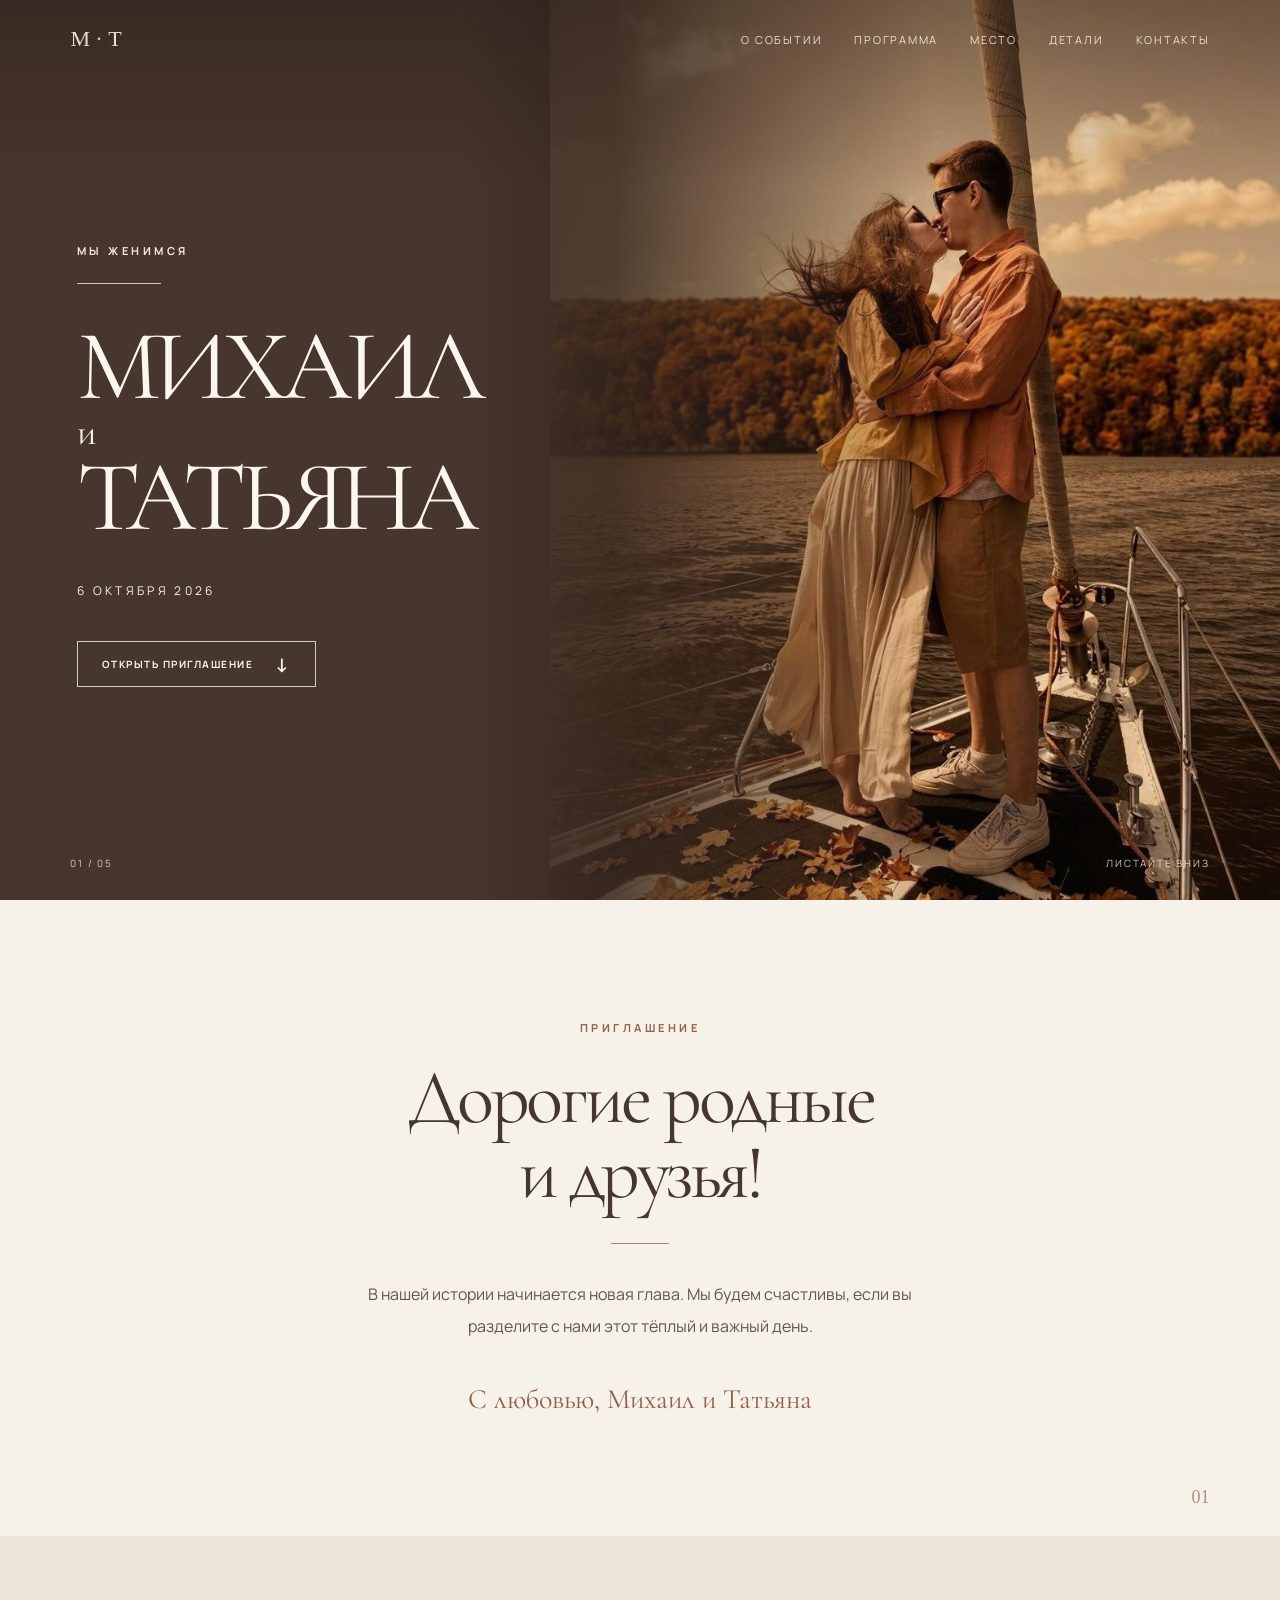
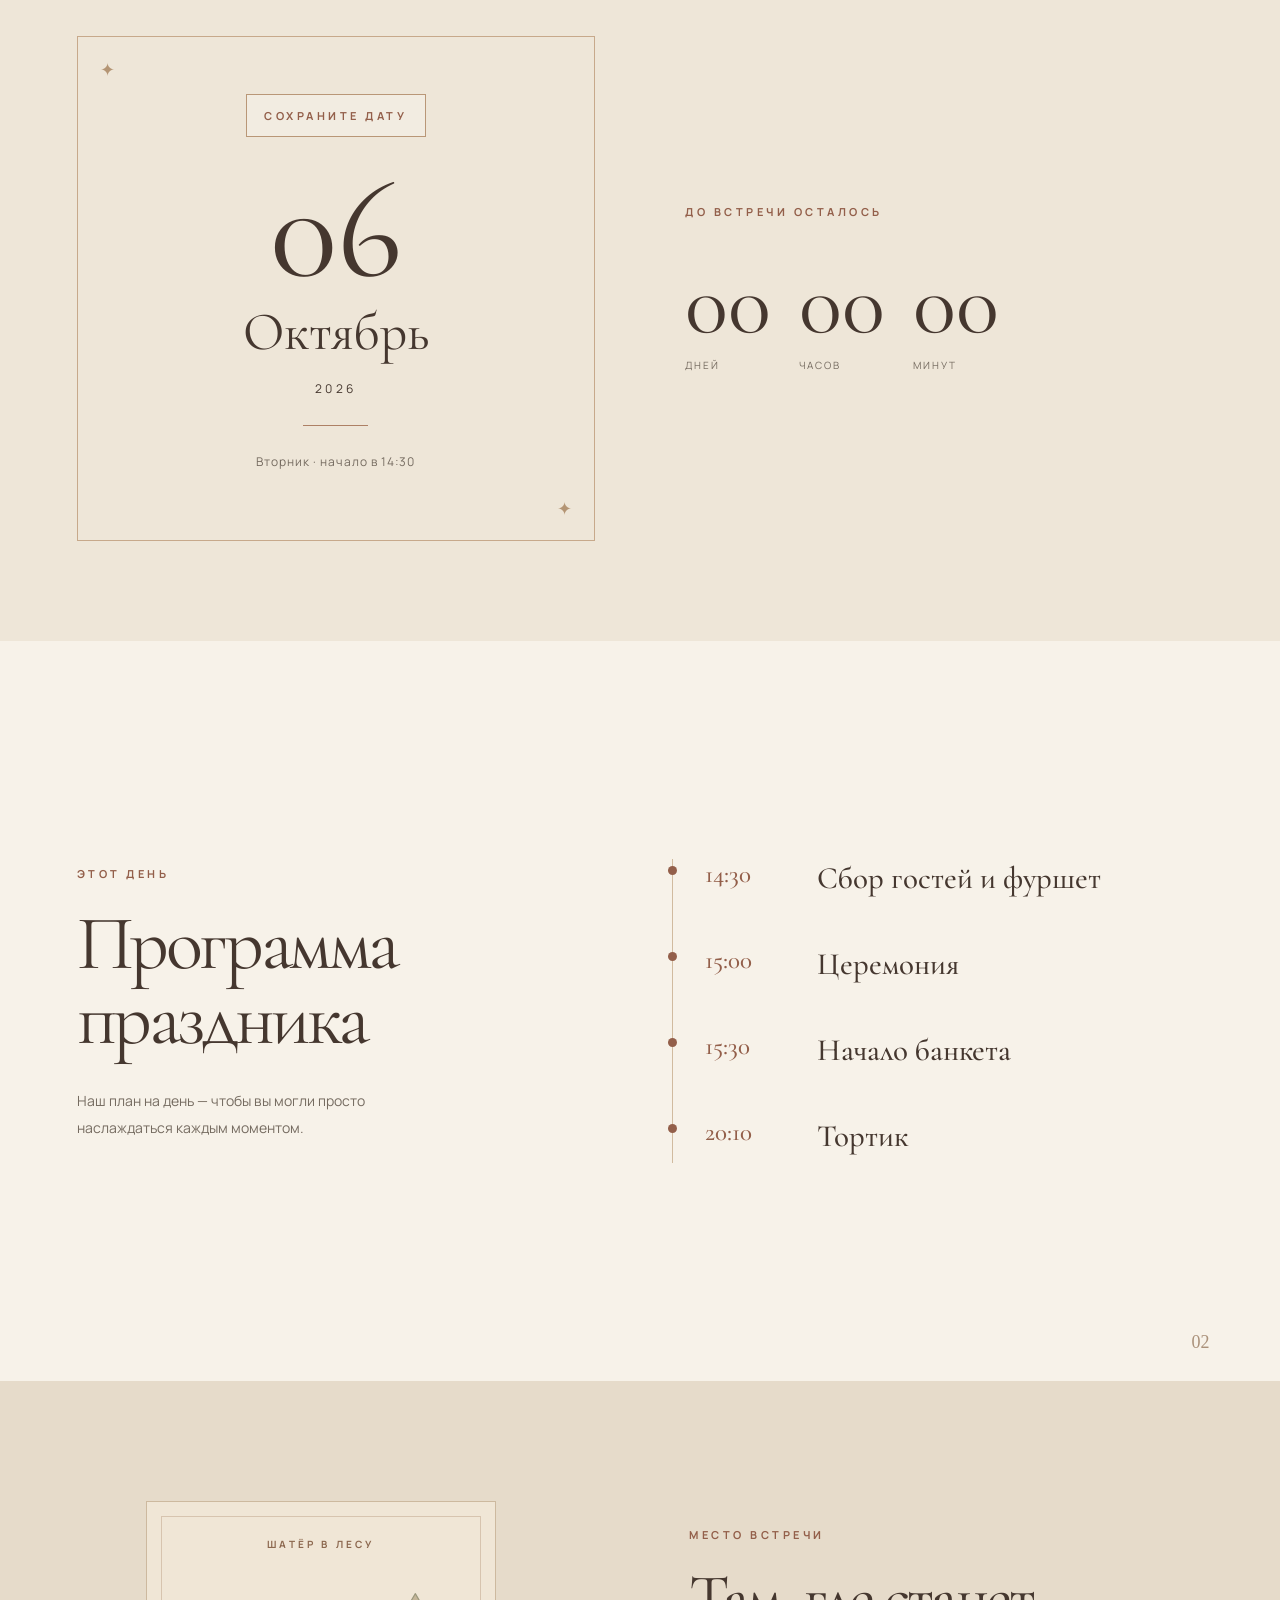
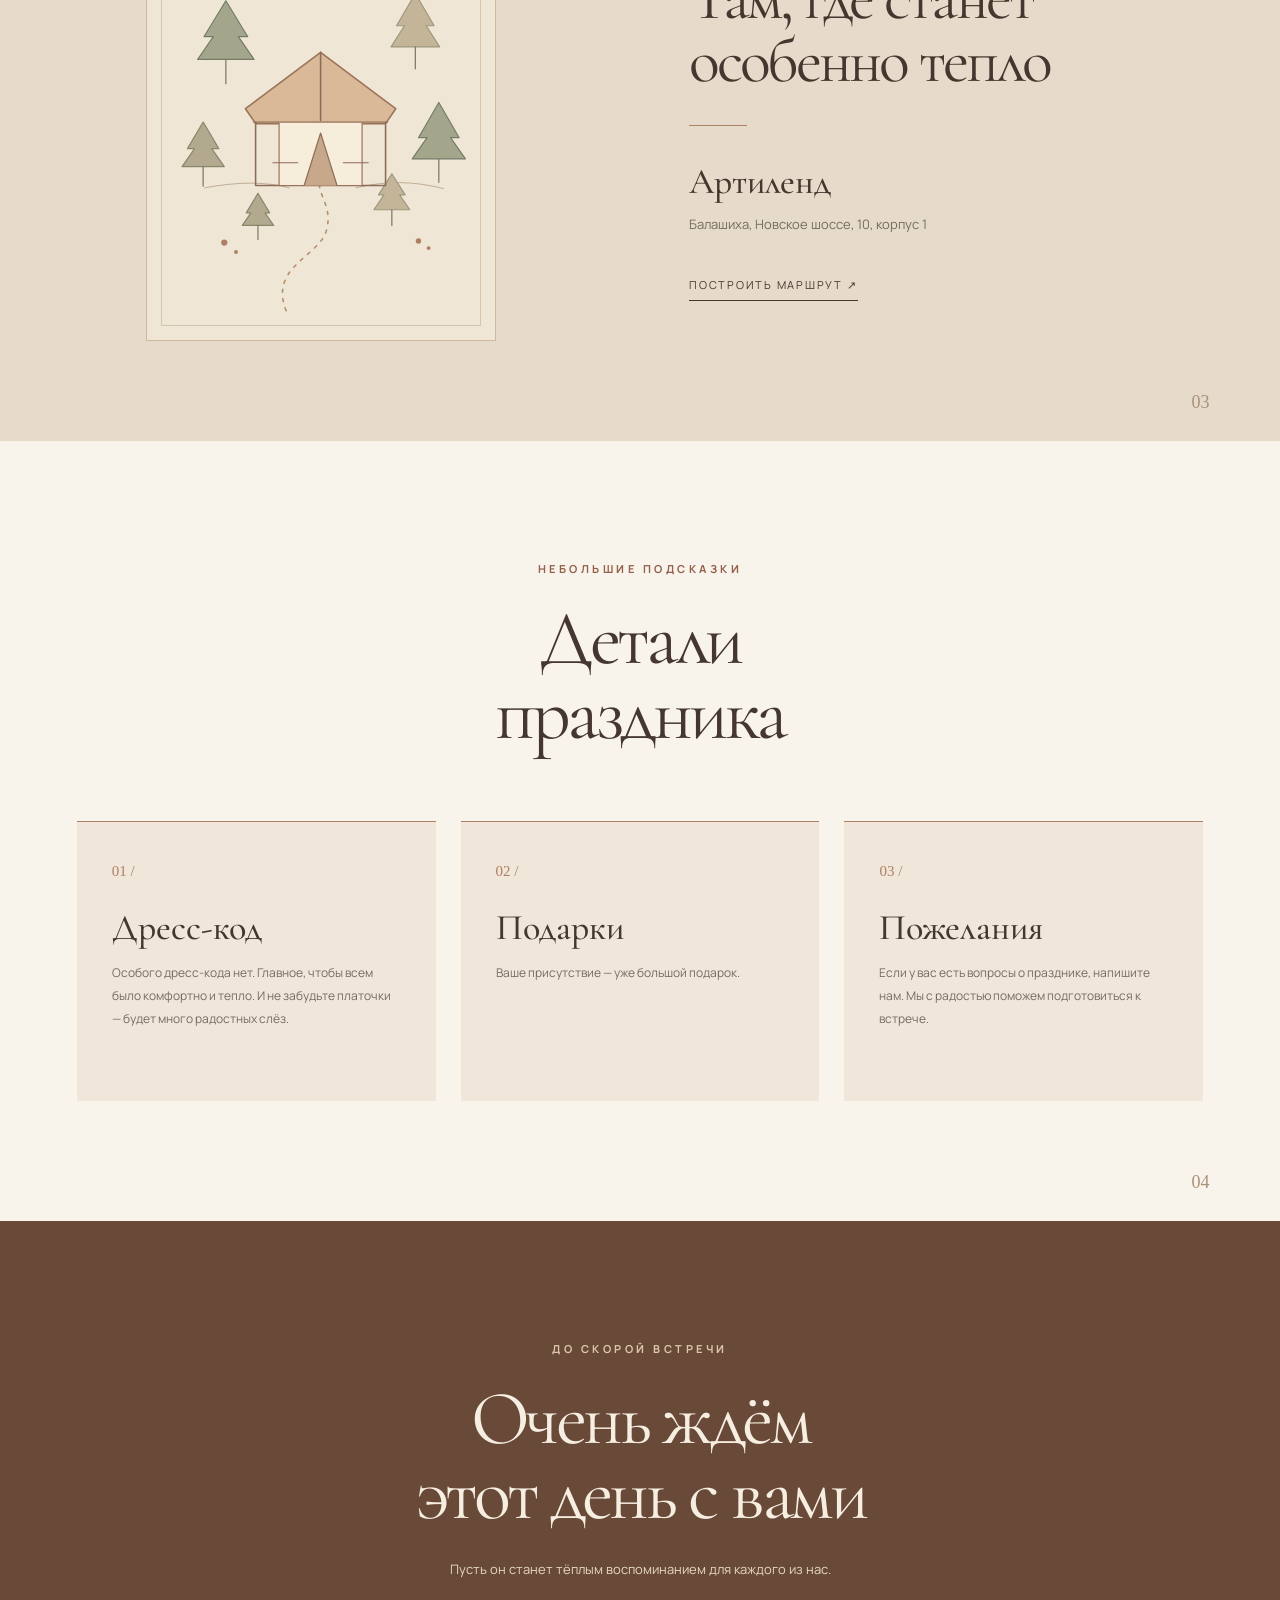
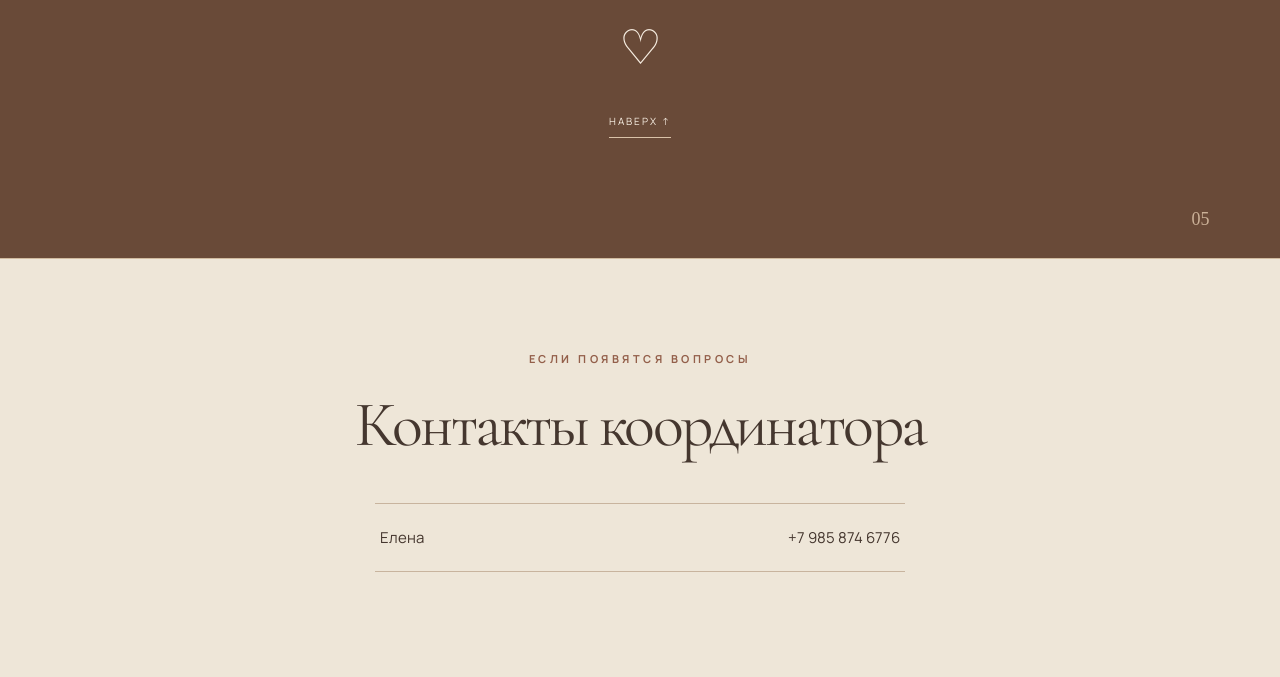
<file: index.html>
<!doctype html>
<html lang="ru">
  <head>
    <meta charset="utf-8" />
    <meta name="viewport" content="width=device-width, initial-scale=1" />
    <meta name="theme-color" content="#eee6d8" />
    <meta name="description" content="Приглашение на свадьбу 06.10.2026" />
    <title>Михаил и Татьяна — приглашение на свадьбу 06.10.2026</title>
    <link rel="canonical" href="https://mt-061026.github.io/" />
    <meta property="og:type" content="website" />
    <meta property="og:locale" content="ru_RU" />
    <meta property="og:site_name" content="Михаил и Татьяна" />
    <meta property="og:title" content="Михаил и Татьяна" />
    <meta property="og:description" content="Приглашение на свадьбу 06.10.2026" />
    <meta property="og:url" content="https://mt-061026.github.io/" />
    <meta property="og:image" content="https://mt-061026.github.io/cover.jpg" />
    <meta property="og:image:secure_url" content="https://mt-061026.github.io/cover.jpg" />
    <meta property="og:image:type" content="image/jpeg" />
    <meta property="og:image:width" content="896" />
    <meta property="og:image:height" content="1195" />
    <meta property="og:image:alt" content="Михаил и Татьяна на фоне осеннего леса у воды" />
    <meta name="twitter:card" content="summary_large_image" />
    <meta name="twitter:title" content="Михаил и Татьяна" />
    <meta name="twitter:description" content="Приглашение на свадьбу 06.10.2026" />
    <meta name="twitter:image" content="https://mt-061026.github.io/cover.jpg" />
    <meta name="twitter:image:alt" content="Михаил и Татьяна на фоне осеннего леса у воды" />
    <link rel="stylesheet" href="styles.css?v=20260929-centered" />
    <script src="script.js?v=20260929-clean" defer></script>
  </head>
  <body>
    <a class="skip-link" href="#invitation">Перейти к приглашению</a>
    <header class="hero" id="top">
      <div class="hero-media"><img src="cover.jpg" alt="Пара на фоне осеннего леса у воды" width="896" height="1195" fetchpriority="high" /></div>
      <nav class="topbar" aria-label="Навигация">
        <a class="monogram" href="#top" aria-label="В начало">М · Т</a>
        <a href="#story">О событии</a>
        <a href="#program">Программа</a>
        <a href="#place">Место</a>
        <a href="#details">Детали</a>
        <a href="#contacts">Контакты</a>
      </nav>
      <div class="hero-content">
        <p class="eyebrow light-text">Мы женимся</p>
        <div class="hero-rule"></div>
        <h1><span data-edit="firstName">Имя</span><span class="hero-conjunction">и</span><span data-edit="secondName">Имя</span></h1>
        <p class="hero-date" data-edit="dateLong">Осень · 2026</p>
        <a class="button button-light" href="#invitation">Открыть приглашение <span aria-hidden="true">↓</span></a>
      </div>
      <div class="hero-bottom" aria-hidden="true"><span>01 / 05</span><span>Листайте вниз</span></div>
    </header>

    <main id="invitation">
      <section class="section intro" id="story">
        <p class="eyebrow">Приглашение</p>
        <h2>Дорогие родные<br />и друзья!</h2>
        <div class="fine-rule"></div>
        <p class="lead">В нашей истории начинается новая глава. Мы будем счастливы, если вы разделите с нами этот тёплый и важный день.</p>
        <p class="signature">С любовью, <span data-edit="namesShort">мы вдвоём</span></p>
        <span class="section-number">01</span>
      </section>

      <section class="section date-section">
        <div class="date-card">
          <a class="eyebrow calendar-link" href="wedding.ics" type="text/calendar" aria-label="Сохранить дату свадьбы в календаре">Сохраните дату</a>
          <p class="date-big" data-edit="dateDay">—</p>
          <h2 data-edit="dateMonth">Октябрь</h2>
          <p class="date-year" data-edit="dateYear">2026</p>
          <div class="date-divider"></div>
          <p data-edit="dateNote">Ждём вас на нашем празднике</p>
        </div>
        <div class="date-aside">
          <p class="eyebrow">До встречи осталось</p>
          <div class="countdown" aria-live="off">
            <div><strong id="days">—</strong><span>дней</span></div>
            <div><strong id="hours">—</strong><span>часов</span></div>
            <div><strong id="minutes">—</strong><span>минут</span></div>
          </div>
        </div>
      </section>

      <section class="section program" id="program">
        <div class="section-heading"><p class="eyebrow">Этот день</p><h2>Программа<br />праздника</h2><p>Наш план на день — чтобы вы могли просто наслаждаться каждым моментом.</p></div>
        <ol class="timeline">
          <li><span class="time">14:30</span><div><h3>Сбор гостей и фуршет</h3></div></li>
          <li><span class="time">15:00</span><div><h3>Церемония</h3></div></li>
          <li><span class="time">15:30</span><div><h3>Начало банкета</h3></div></li>
          <li><span class="time">20:10</span><div><h3>Тортик</h3></div></li>
        </ol>
        <span class="section-number">02</span>
      </section>

      <section class="section place" id="place">
        <div class="place-art" aria-hidden="true">
          <div class="forest-panel">
            <span class="forest-panel-caption">Шатёр в лесу</span>
            <svg class="forest-map" viewBox="0 0 400 500" xmlns="http://www.w3.org/2000/svg">
              <path class="forest-path" d="M156 493C133 435 202 423 208 388C216 355 191 344 200 315" />
              <path class="forest-ground" d="M52 336c44-8 77-8 108 0M245 336c39-9 73-9 112 1" />
              <g class="forest-tree" transform="translate(79 156)"><path d="M0-59 28-13H16L36 16H-36L-16-13H-28Z"/><path d="M0 16v31"/></g>
              <g class="forest-tree soft" transform="translate(321 139)"><path d="M0-51 24-10H14L31 17H-31L-14-10H-24Z"/><path d="M0 17v28"/></g>
              <g class="forest-tree muted" transform="translate(50 294)"><path d="M0-42 20-8H11L27 15H-27L-11-8H-20Z"/><path d="M0 15v25"/></g>
              <g class="forest-tree" transform="translate(351 282)"><path d="M0-55 26-10H15L34 17H-34L-15-10H-26Z"/><path d="M0 17v30"/></g>
              <g class="forest-tree soft" transform="translate(291 352)"><path d="M0-34 17-7H10L23 12H-23L-10-7H-17Z"/><path d="M0 12v20"/></g>
              <g class="forest-tree muted" transform="translate(120 374)"><path d="M0-31 15-6H9L20 10H-20L-9-6H-15Z"/><path d="M0 10v18"/></g>
              <path class="tent-roof" d="M104 235 200 163 296 235 283 254H117Z" />
              <path class="tent-frame" d="M117 253v80M283 253v80M117 333h166M200 163v87" />
              <path class="tent-canvas" d="M147 253v80h106v-80" />
              <path class="tent-entrance" d="M179 333 200 266l21 67" />
              <path class="tent-detail" d="M114 252h172M139 304h32M229 304h32" />
              <circle class="forest-dot" cx="77" cy="406" r="4" /><circle class="forest-dot" cx="92" cy="418" r="2.5" />
              <circle class="forest-dot" cx="325" cy="404" r="3.5" /><circle class="forest-dot" cx="338" cy="413" r="2.5" />
            </svg>
          </div>
        </div>
        <div class="place-copy"><p class="eyebrow">Место встречи</p><h2>Там, где станет<br />особенно тепло</h2><div class="fine-rule left"></div><p class="venue" data-edit="venue">Название площадки</p><p class="address" data-edit="address">Адрес появится здесь</p><a class="text-link" id="map-link" href="#place" aria-disabled="true">Построить маршрут <span aria-hidden="true">↗</span></a></div>
        <span class="section-number">03</span>
      </section>

      <section class="section details" id="details">
        <div class="section-heading center"><p class="eyebrow">Небольшие подсказки</p><h2>Детали<br />праздника</h2></div>
        <div class="details-grid">
          <article><span class="detail-index">01 /</span><h3>Дресс-код</h3><p>Особого дресс-кода нет. Главное, чтобы всем было комфортно и тепло. И не забудьте платочки — будет много радостных слёз.</p></article>
          <article><span class="detail-index">02 /</span><h3>Подарки</h3><p>Ваше присутствие — уже большой подарок.</p></article>
          <article><span class="detail-index">03 /</span><h3>Пожелания</h3><p>Если у вас есть вопросы о празднике, напишите нам. Мы с радостью поможем подготовиться к встрече.</p></article>
        </div>
        <span class="section-number">04</span>
      </section>

      <section class="section closing">
        <p class="eyebrow">До скорой встречи</p>
        <h2>Очень ждём<br />этот день с вами</h2>
        <p>Пусть он станет тёплым воспоминанием для каждого из нас.</p>
        <div class="closing-mark" aria-hidden="true">♡</div>
        <a class="back-top" href="#top">Наверх ↑</a>
        <span class="section-number">05</span>
      </section>
    </main>
    <footer class="contact-footer" id="contacts">
      <p class="eyebrow">Если появятся вопросы</p>
      <h2>Контакты координатора</h2>
      <div class="contact-row"><span>Елена</span><a href="tel:+79858746776">+7 985 874 6776</a></div>
    </footer>
  </body>
</html>
</file>
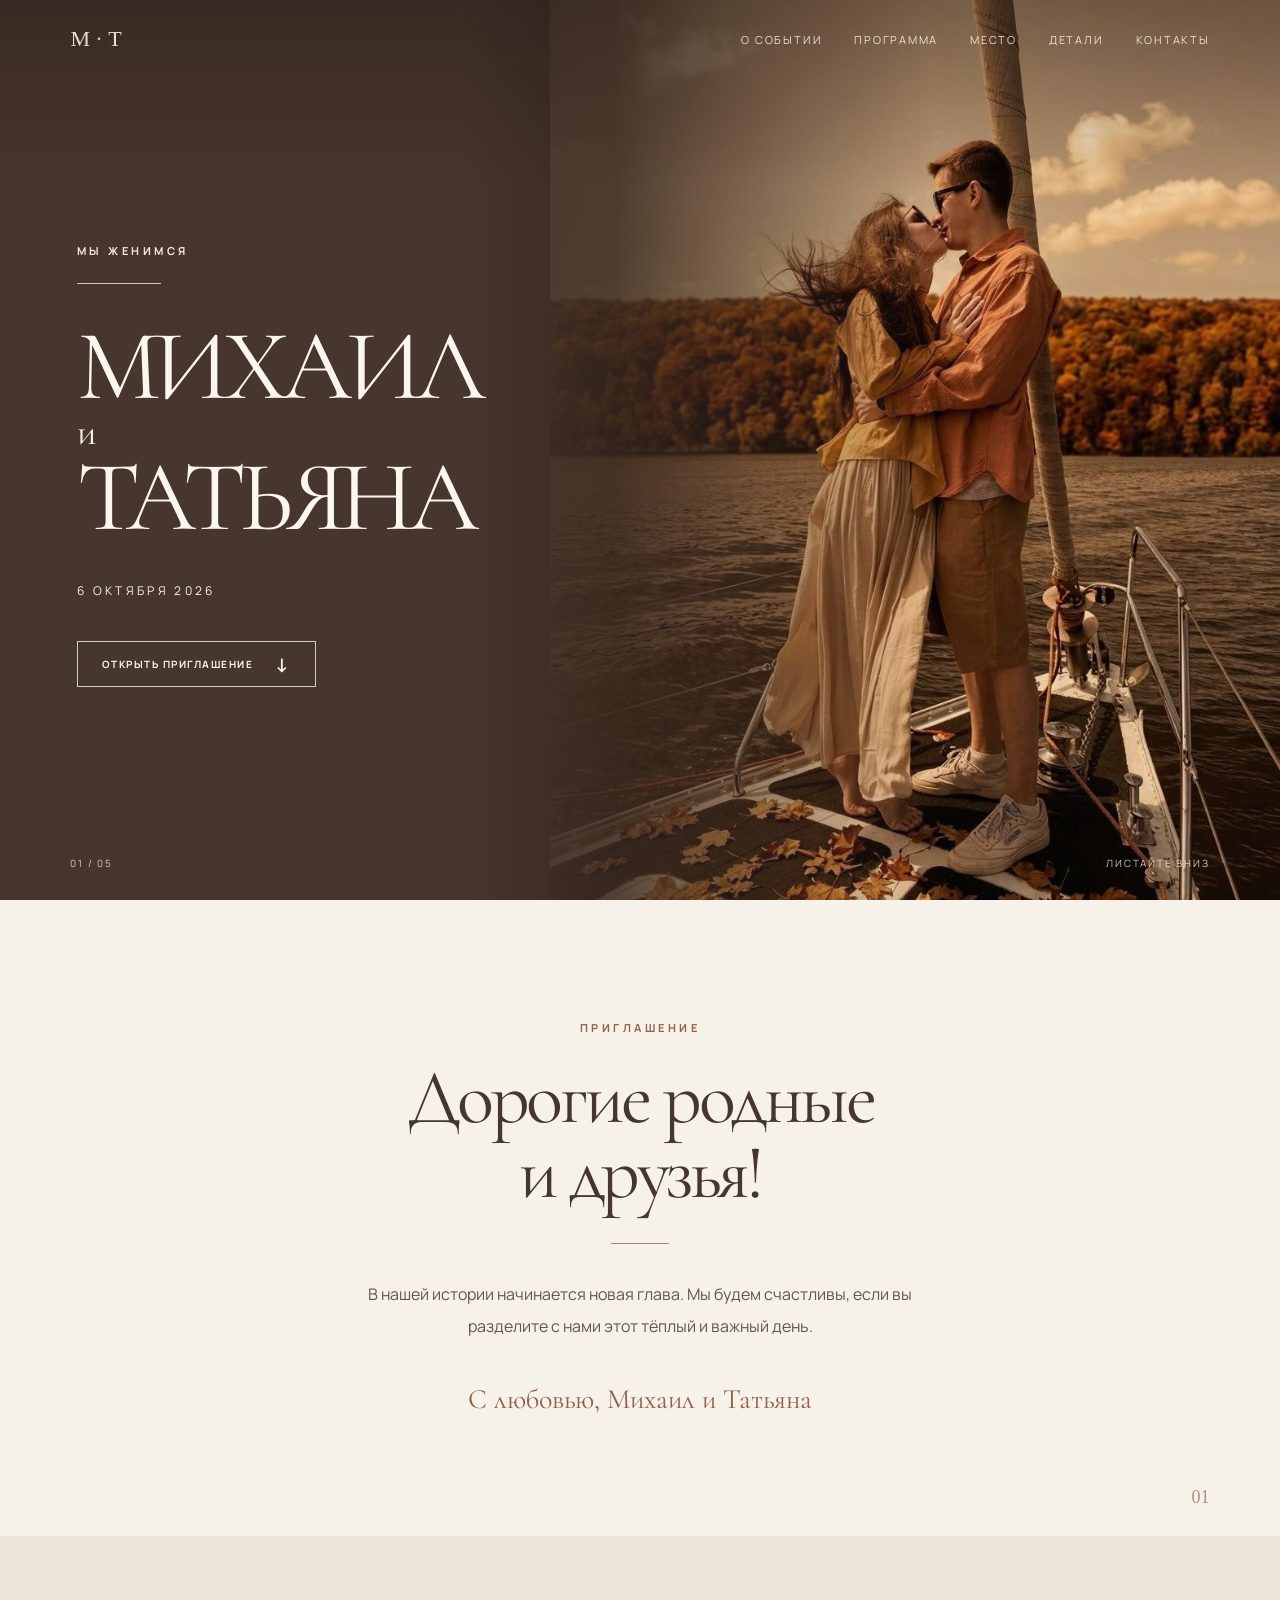
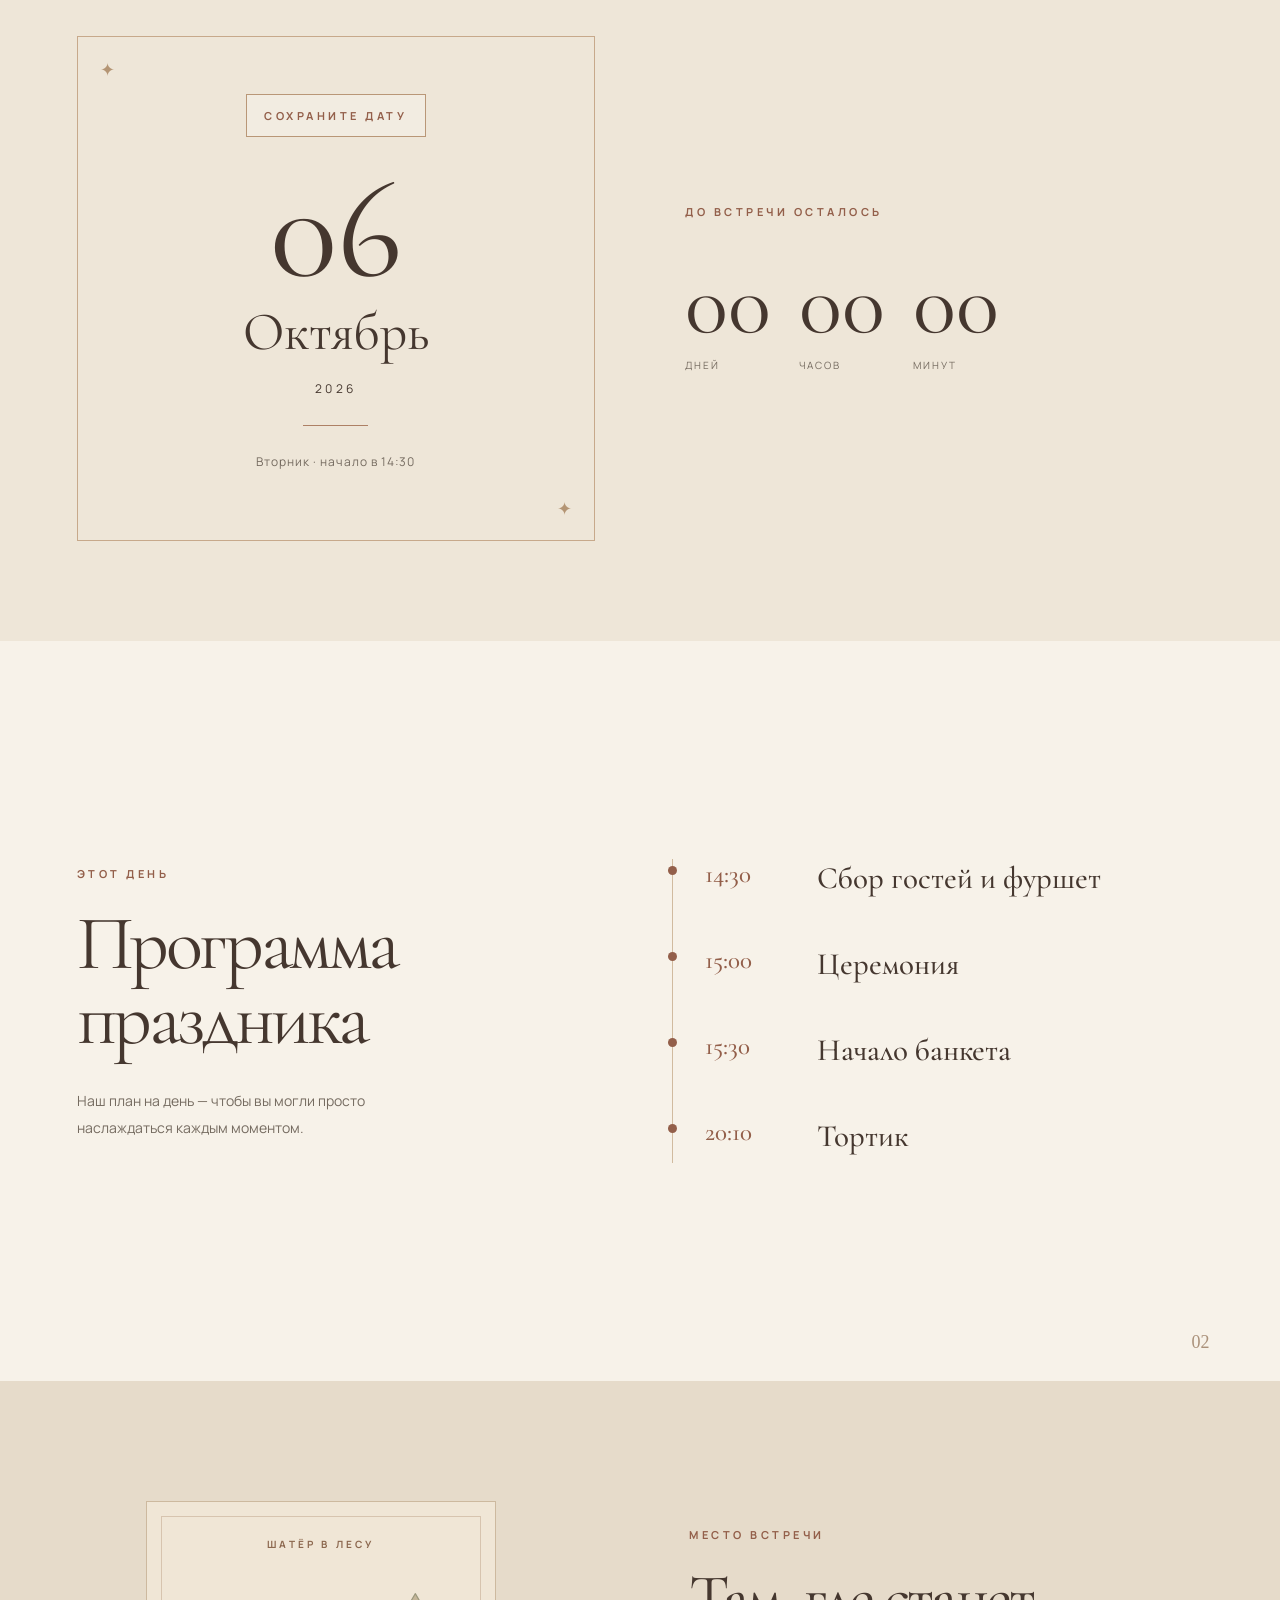
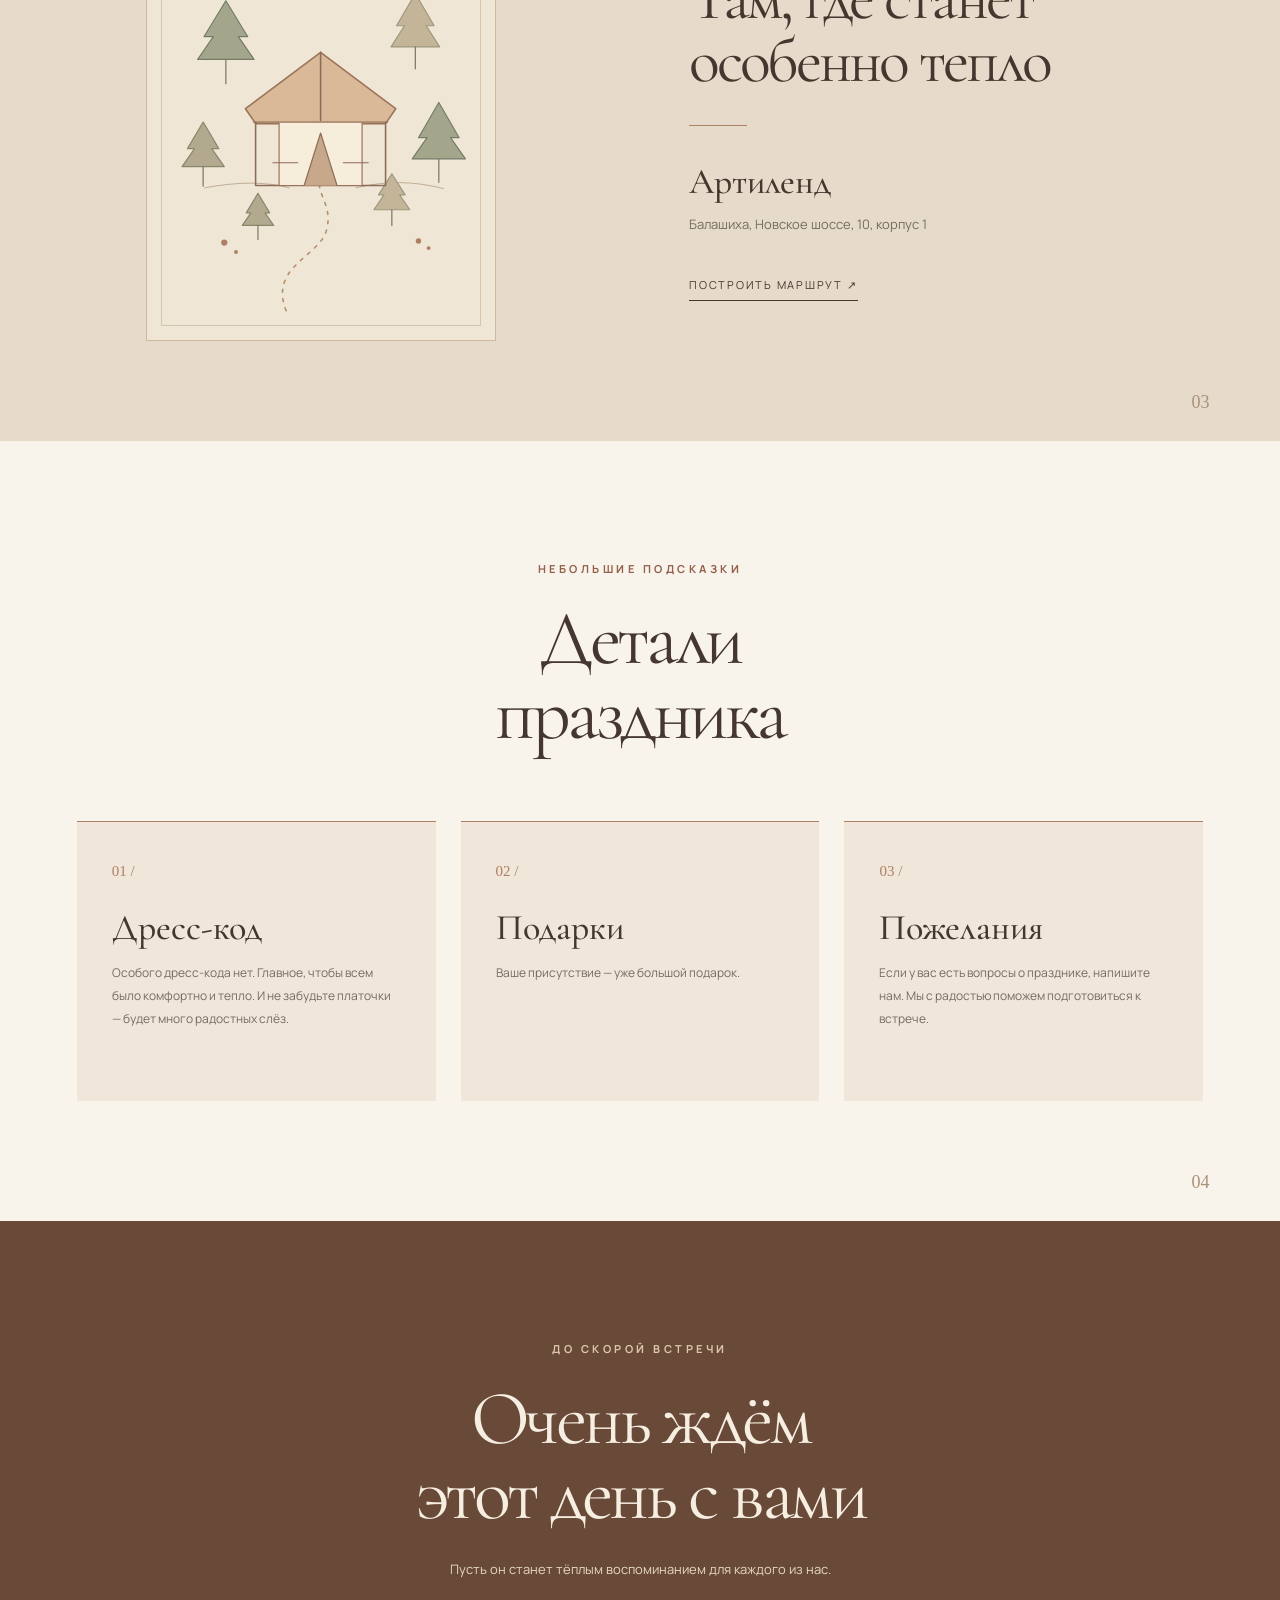
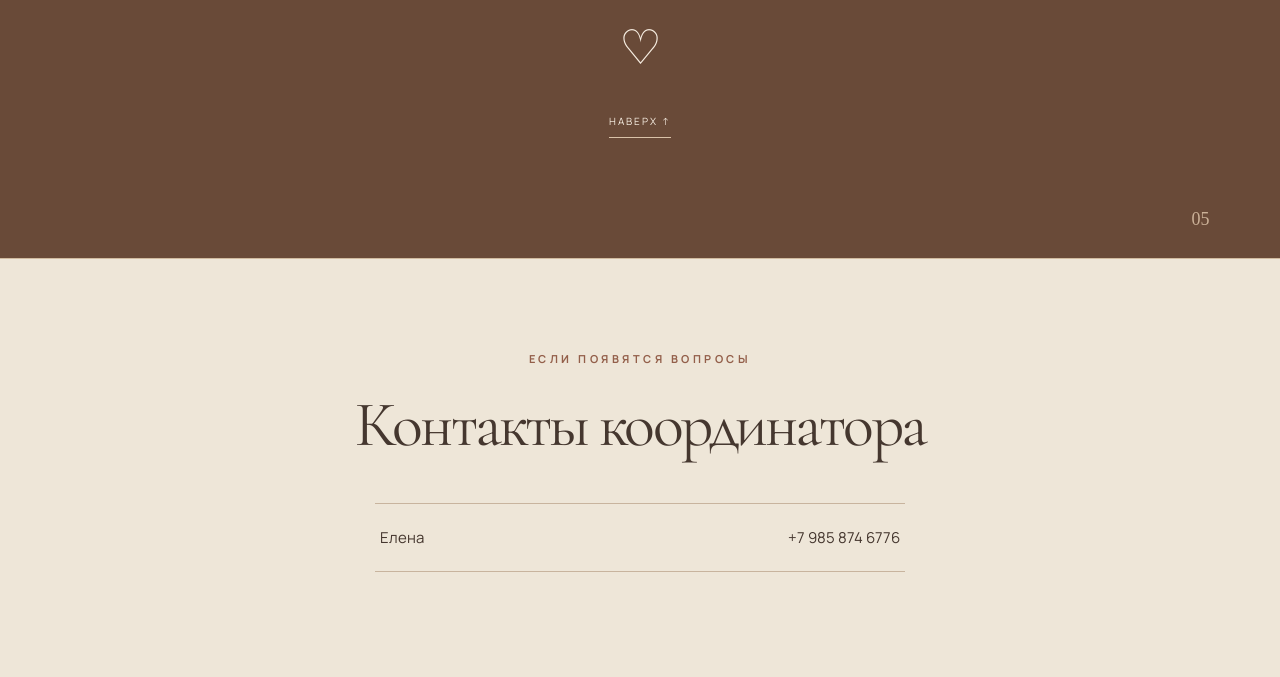
<file: wedding.html>
<!doctype html>
<html lang="ru">
  <head>
    <meta charset="utf-8" />
    <meta name="viewport" content="width=device-width, initial-scale=1" />
    <meta name="theme-color" content="#eee6d8" />
    <meta name="description" content="Приглашение на свадьбу 06.10.2026" />
    <title>Михаил и Татьяна — приглашение на свадьбу 06.10.2026</title>
    <link rel="canonical" href="https://mt-061026.github.io/wedding" />
    <meta property="og:type" content="website" />
    <meta property="og:locale" content="ru_RU" />
    <meta property="og:site_name" content="Михаил и Татьяна" />
    <meta property="og:title" content="Михаил и Татьяна" />
    <meta property="og:description" content="Приглашение на свадьбу 06.10.2026" />
    <meta property="og:url" content="https://mt-061026.github.io/wedding" />
    <meta property="og:image" content="https://mt-061026.github.io/cover.jpg" />
    <meta property="og:image:secure_url" content="https://mt-061026.github.io/cover.jpg" />
    <meta property="og:image:type" content="image/jpeg" />
    <meta property="og:image:width" content="896" />
    <meta property="og:image:height" content="1195" />
    <meta property="og:image:alt" content="Михаил и Татьяна на фоне осеннего леса у воды" />
    <meta name="twitter:card" content="summary_large_image" />
    <meta name="twitter:title" content="Михаил и Татьяна" />
    <meta name="twitter:description" content="Приглашение на свадьбу 06.10.2026" />
    <meta name="twitter:image" content="https://mt-061026.github.io/cover.jpg" />
    <meta name="twitter:image:alt" content="Михаил и Татьяна на фоне осеннего леса у воды" />
    <link rel="stylesheet" href="styles.css?v=20260929-centered" />
    <script src="script.js?v=20260929-clean" defer></script>
  </head>
  <body>
    <a class="skip-link" href="#invitation">Перейти к приглашению</a>
    <header class="hero" id="top">
      <div class="hero-media"><img src="cover.jpg" alt="Пара на фоне осеннего леса у воды" width="896" height="1195" fetchpriority="high" /></div>
      <nav class="topbar" aria-label="Навигация">
        <a class="monogram" href="#top" aria-label="В начало">М · Т</a>
        <a href="#story">О событии</a>
        <a href="#program">Программа</a>
        <a href="#place">Место</a>
        <a href="#details">Детали</a>
        <a href="#contacts">Контакты</a>
      </nav>
      <div class="hero-content">
        <p class="eyebrow light-text">Мы женимся</p>
        <div class="hero-rule"></div>
        <h1><span data-edit="firstName">Имя</span><span class="hero-conjunction">и</span><span data-edit="secondName">Имя</span></h1>
        <p class="hero-date" data-edit="dateLong">Осень · 2026</p>
        <a class="button button-light" href="#invitation">Открыть приглашение <span aria-hidden="true">↓</span></a>
      </div>
      <div class="hero-bottom" aria-hidden="true"><span>01 / 05</span><span>Листайте вниз</span></div>
    </header>

    <main id="invitation">
      <section class="section intro" id="story">
        <p class="eyebrow">Приглашение</p>
        <h2>Дорогие родные<br />и друзья!</h2>
        <div class="fine-rule"></div>
        <p class="lead">В нашей истории начинается новая глава. Мы будем счастливы, если вы разделите с нами этот тёплый и важный день.</p>
        <p class="signature">С любовью, <span data-edit="namesShort">мы вдвоём</span></p>
        <span class="section-number">01</span>
      </section>

      <section class="section date-section">
        <div class="date-card">
          <a class="eyebrow calendar-link" href="wedding.ics" type="text/calendar" aria-label="Сохранить дату свадьбы в календаре">Сохраните дату</a>
          <p class="date-big" data-edit="dateDay">—</p>
          <h2 data-edit="dateMonth">Октябрь</h2>
          <p class="date-year" data-edit="dateYear">2026</p>
          <div class="date-divider"></div>
          <p data-edit="dateNote">Ждём вас на нашем празднике</p>
        </div>
        <div class="date-aside">
          <p class="eyebrow">До встречи осталось</p>
          <div class="countdown" aria-live="off">
            <div><strong id="days">—</strong><span>дней</span></div>
            <div><strong id="hours">—</strong><span>часов</span></div>
            <div><strong id="minutes">—</strong><span>минут</span></div>
          </div>
        </div>
      </section>

      <section class="section program" id="program">
        <div class="section-heading"><p class="eyebrow">Этот день</p><h2>Программа<br />праздника</h2><p>Наш план на день — чтобы вы могли просто наслаждаться каждым моментом.</p></div>
        <ol class="timeline">
          <li><span class="time">14:30</span><div><h3>Сбор гостей и фуршет</h3></div></li>
          <li><span class="time">15:00</span><div><h3>Церемония</h3></div></li>
          <li><span class="time">15:30</span><div><h3>Начало банкета</h3></div></li>
          <li><span class="time">20:10</span><div><h3>Тортик</h3></div></li>
        </ol>
        <span class="section-number">02</span>
      </section>

      <section class="section place" id="place">
        <div class="place-art" aria-hidden="true">
          <div class="forest-panel">
            <span class="forest-panel-caption">Шатёр в лесу</span>
            <svg class="forest-map" viewBox="0 0 400 500" xmlns="http://www.w3.org/2000/svg">
              <path class="forest-path" d="M156 493C133 435 202 423 208 388C216 355 191 344 200 315" />
              <path class="forest-ground" d="M52 336c44-8 77-8 108 0M245 336c39-9 73-9 112 1" />
              <g class="forest-tree" transform="translate(79 156)"><path d="M0-59 28-13H16L36 16H-36L-16-13H-28Z"/><path d="M0 16v31"/></g>
              <g class="forest-tree soft" transform="translate(321 139)"><path d="M0-51 24-10H14L31 17H-31L-14-10H-24Z"/><path d="M0 17v28"/></g>
              <g class="forest-tree muted" transform="translate(50 294)"><path d="M0-42 20-8H11L27 15H-27L-11-8H-20Z"/><path d="M0 15v25"/></g>
              <g class="forest-tree" transform="translate(351 282)"><path d="M0-55 26-10H15L34 17H-34L-15-10H-26Z"/><path d="M0 17v30"/></g>
              <g class="forest-tree soft" transform="translate(291 352)"><path d="M0-34 17-7H10L23 12H-23L-10-7H-17Z"/><path d="M0 12v20"/></g>
              <g class="forest-tree muted" transform="translate(120 374)"><path d="M0-31 15-6H9L20 10H-20L-9-6H-15Z"/><path d="M0 10v18"/></g>
              <path class="tent-roof" d="M104 235 200 163 296 235 283 254H117Z" />
              <path class="tent-frame" d="M117 253v80M283 253v80M117 333h166M200 163v87" />
              <path class="tent-canvas" d="M147 253v80h106v-80" />
              <path class="tent-entrance" d="M179 333 200 266l21 67" />
              <path class="tent-detail" d="M114 252h172M139 304h32M229 304h32" />
              <circle class="forest-dot" cx="77" cy="406" r="4" /><circle class="forest-dot" cx="92" cy="418" r="2.5" />
              <circle class="forest-dot" cx="325" cy="404" r="3.5" /><circle class="forest-dot" cx="338" cy="413" r="2.5" />
            </svg>
          </div>
        </div>
        <div class="place-copy"><p class="eyebrow">Место встречи</p><h2>Там, где станет<br />особенно тепло</h2><div class="fine-rule left"></div><p class="venue" data-edit="venue">Название площадки</p><p class="address" data-edit="address">Адрес появится здесь</p><a class="text-link" id="map-link" href="#place" aria-disabled="true">Построить маршрут <span aria-hidden="true">↗</span></a></div>
        <span class="section-number">03</span>
      </section>

      <section class="section details" id="details">
        <div class="section-heading center"><p class="eyebrow">Небольшие подсказки</p><h2>Детали<br />праздника</h2></div>
        <div class="details-grid">
          <article><span class="detail-index">01 /</span><h3>Дресс-код</h3><p>Особого дресс-кода нет. Главное, чтобы всем было комфортно и тепло. И не забудьте платочки — будет много радостных слёз.</p></article>
          <article><span class="detail-index">02 /</span><h3>Подарки</h3><p>Ваше присутствие — уже большой подарок.</p></article>
          <article><span class="detail-index">03 /</span><h3>Пожелания</h3><p>Если у вас есть вопросы о празднике, напишите нам. Мы с радостью поможем подготовиться к встрече.</p></article>
        </div>
        <span class="section-number">04</span>
      </section>

      <section class="section closing">
        <p class="eyebrow">До скорой встречи</p>
        <h2>Очень ждём<br />этот день с вами</h2>
        <p>Пусть он станет тёплым воспоминанием для каждого из нас.</p>
        <div class="closing-mark" aria-hidden="true">♡</div>
        <a class="back-top" href="#top">Наверх ↑</a>
        <span class="section-number">05</span>
      </section>
    </main>
    <footer class="contact-footer" id="contacts">
      <p class="eyebrow">Если появятся вопросы</p>
      <h2>Контакты координатора</h2>
      <div class="contact-row"><span>Елена</span><a href="tel:+79858746776">+7 985 874 6776</a></div>
    </footer>
  </body>
</html>
</file>
<file: styles.css>
@import url('https://fonts.googleapis.com/css2?family=Cormorant+Garamond:wght@400;500;600&family=Manrope:wght@400;500;600;700&display=swap');

:root{--cream:#f7f2e9;--paper:#eee6d8;--sand:#dbc5a9;--tan:#ad8065;--clay:#935f4a;--brown:#45372f;--muted:#756b60;--line:#d1bb9f}
@media(max-width:800px){.section .eyebrow,.section .section-heading,.section .place-copy{text-align:center}.section .section-heading>p:last-child{margin-left:auto;margin-right:auto}.section .fine-rule.left{margin-left:auto;margin-right:auto}}
*{box-sizing:border-box}html{scroll-behavior:smooth}body{margin:0;background:var(--cream);color:var(--brown);font-family:Manrope,Arial,sans-serif}a{color:inherit}button,a{-webkit-tap-highlight-color:transparent}.skip-link{position:absolute;z-index:10;top:-50px;left:16px;background:#fff;padding:10px}.skip-link:focus{top:10px}.hero{min-height:740px;height:100svh;max-height:1050px;background:radial-gradient(circle at 71% 22%,#b39478 0,#926c57 27%,transparent 51%),linear-gradient(120deg,#49392e,#6a4d3d 45%,#a17659);color:#fbf6ee;position:relative;overflow:hidden}.hero:after{content:"";position:absolute;inset:0;background:linear-gradient(90deg,rgba(31,24,19,.31),transparent 70%),url("data:image/svg+xml,%3Csvg viewBox='0 0 180 180' xmlns='http://www.w3.org/2000/svg'%3E%3Cfilter id='n'%3E%3CfeTurbulence type='fractalNoise' baseFrequency='.7' numOctaves='3' stitchTiles='stitch'/%3E%3C/filter%3E%3Crect width='100%25' height='100%25' filter='url(%23n)' opacity='.1'/%3E%3C/svg%3E");pointer-events:none}.topbar{position:relative;z-index:3;display:flex;align-items:center;justify-content:flex-end;gap:32px;max-width:1440px;margin:auto;padding:28px 5.5%;font-size:11px;letter-spacing:.16em;text-transform:uppercase}.topbar .monogram{margin-right:auto;font-family:Georgia,serif;font-size:30px;font-style:italic;line-height:1}.topbar a{text-decoration:none;opacity:.88}.topbar a:hover{opacity:1;text-decoration:underline;text-underline-offset:6px}.hero-content{position:relative;z-index:2;width:min(100%,1000px);height:calc(100% - 130px);display:flex;flex-direction:column;align-items:center;justify-content:center;text-align:center;margin:auto;padding:0 24px 45px}.eyebrow{margin:0 0 25px;text-transform:uppercase;letter-spacing:.32em;font-size:11px;font-weight:700;color:var(--clay)}.eyebrow.light-text{color:#f4e9db}.hero-rule{height:1px;width:84px;background:#f2e4d5;margin-bottom:42px;opacity:.8}h1,h2,h3,p{margin-top:0}.hero h1{font:400 clamp(80px,12vw,182px)/.75 'Cormorant Garamond',Georgia,serif;letter-spacing:-.065em;margin:0 0 43px;text-transform:uppercase}.hero h1 span{display:block}.hero h1 em{display:block;font-size:.33em;line-height:1.25;letter-spacing:0;text-transform:none;font-weight:400}.hero-date{font-size:12px;text-transform:uppercase;letter-spacing:.28em;margin-bottom:46px}.button{display:inline-flex;align-items:center;gap:22px;padding:15px 24px;text-decoration:none;text-transform:uppercase;letter-spacing:.15em;font-size:10px;font-weight:700;border:1px solid}.button-light{border-color:rgba(255,255,255,.75)}.button:hover{background:#fff;color:var(--brown)}.button span{font-size:19px;line-height:10px}.hero-art{position:absolute;z-index:1;right:-3%;bottom:-17%;width:min(58vw,680px);height:105%;opacity:.55;transform:rotate(-5deg)}.hero-art svg{height:100%;width:100%}.art-stem{fill:none;stroke:#ddc19d;stroke-width:3}.art-leaf{fill:#c7a682;opacity:.6}.art-leaf.light{fill:#e8cdae;opacity:.5}.art-leaf.pale{fill:#f0dcc2;opacity:.5}.hero-bottom{position:absolute;z-index:3;left:5.5%;right:5.5%;bottom:30px;display:flex;justify-content:space-between;font-size:10px;letter-spacing:.18em;text-transform:uppercase;opacity:.8}.section{position:relative;padding:120px max(6%,calc((100% - 1240px)/2))}.section-number{position:absolute;bottom:28px;right:5.5%;font:italic 18px Georgia,serif;color:#aa917a}.intro{text-align:center;min-height:630px;display:flex;align-items:center;flex-direction:column;justify-content:center}.intro h2,.section-heading h2,.place h2,.closing h2{font:400 clamp(48px,6vw,84px)/.98 'Cormorant Garamond',Georgia,serif;letter-spacing:-.045em;margin:0 0 32px}.intro h2 i,.section-heading h2 i,.place h2 i,.closing h2 i{font-weight:400}.fine-rule{height:1px;width:58px;background:var(--tan);margin:0 auto 34px}.fine-rule.left{margin-left:0}.lead{max-width:620px;font-size:16px;line-height:2;color:#63574c}.signature{font:italic 28px 'Cormorant Garamond',Georgia,serif;color:var(--clay);margin:24px 0 0}.date-section{background:var(--paper);display:grid;grid-template-columns:1fr 1fr;align-items:center;gap:8%;padding-top:100px;padding-bottom:100px}.date-card{border:1px solid #c7a98b;text-align:center;min-height:505px;display:flex;flex-direction:column;align-items:center;justify-content:center;position:relative}.date-card:before,.date-card:after{content:"✦";position:absolute;color:#b49574;font-size:18px}.date-card:before{top:20px;left:22px}.date-card:after{right:22px;bottom:20px}.date-big{font:400 clamp(100px,11vw,154px)/.9 'Cormorant Garamond',Georgia,serif;margin:6px 0}.date-card h2{font:400 54px 'Cormorant Garamond',Georgia,serif;margin:0}.date-year{font-size:12px;letter-spacing:.3em;margin:16px 0 28px}.date-divider{width:65px;height:1px;background:var(--tan);margin-bottom:27px}.date-card>p:last-child{font-size:12px;color:var(--muted);letter-spacing:.08em}.date-aside .eyebrow{margin-bottom:40px}.countdown{display:flex;gap:28px}.countdown div{display:flex;flex-direction:column;min-width:74px}.countdown strong{font:400 clamp(56px,7vw,90px)/1 'Cormorant Garamond',Georgia,serif}.countdown span{margin-top:10px;color:var(--muted);font-size:10px;letter-spacing:.2em;text-transform:uppercase}.small-note{font-size:12px;color:var(--muted);margin-top:37px;line-height:1.7}.program{display:grid;grid-template-columns:1fr 1.1fr;gap:10%;min-height:740px;align-items:center}.section-heading>p:last-child{font-size:14px;line-height:1.9;max-width:300px;color:var(--muted)}.timeline{list-style:none;padding:0;margin:0;border-left:1px solid var(--line)}.timeline li{position:relative;display:grid;grid-template-columns:90px 1fr;gap:22px;padding:0 0 40px 32px}.timeline li:last-child{padding-bottom:0}.timeline li:before{content:"";position:absolute;left:-5px;top:7px;width:9px;height:9px;border-radius:50%;background:var(--clay)}.timeline .time{color:var(--clay);font:500 25px 'Cormorant Garamond',Georgia,serif}.timeline h3{font:500 31px 'Cormorant Garamond',Georgia,serif;margin-bottom:8px}.timeline p{font-size:12px;line-height:1.7;color:var(--muted);margin:0}.place{background:#e6dbca;display:grid;grid-template-columns:.95fr 1fr;gap:11%;align-items:center;min-height:650px}.place-art{height:420px;display:grid;place-items:center}.arch{position:relative;overflow:hidden;width:min(100%,350px);height:440px;border-radius:190px 190px 4px 4px;background:linear-gradient(#dac8ac 0 48%,#b58866 48% 100%);box-shadow:20px 18px 0 #d2bea3}.arch-sun{position:absolute;width:150px;height:150px;border-radius:50%;background:#f1dfbb;left:100px;top:111px}.hill{position:absolute;left:-10%;width:130%;height:210px;border-radius:50% 50% 0 0}.hill-back{background:#b18468;top:240px;transform:rotate(-12deg)}.hill-front{background:#765c49;top:295px;transform:rotate(14deg)}.place h2{font-size:clamp(46px,5vw,72px)}.venue{font:500 36px 'Cormorant Garamond',Georgia,serif;margin:0 0 10px}.address{font-size:13px;color:var(--muted);line-height:1.8;margin-bottom:36px}.text-link{text-decoration:none;border-bottom:1px solid var(--brown);padding-bottom:8px;font-size:11px;text-transform:uppercase;letter-spacing:.16em}.text-link[aria-disabled="true"]{opacity:.55;cursor:default}.details{background:#f8f4ec}.section-heading.center{text-align:center}.details-grid{display:grid;grid-template-columns:repeat(3,1fr);gap:25px;margin-top:70px}.details-grid article{padding:37px 35px 32px;border-top:1px solid var(--tan);background:#f0e7da;min-height:280px}.detail-index{font:italic 15px Georgia,serif;color:var(--tan)}.details-grid h3{font:500 36px 'Cormorant Garamond',Georgia,serif;margin:25px 0 13px}.details-grid p{font-size:12px;line-height:1.9;color:var(--muted)}.swatches{display:flex;gap:9px;margin-top:23px}.swatches span{width:22px;height:22px;border-radius:50%}.swatches span:nth-child(1){background:#e8d8bd}.swatches span:nth-child(2){background:#c29c74}.swatches span:nth-child(3){background:#a56f52}.swatches span:nth-child(4){background:#5d4134}.swatches span:nth-child(5){background:#77745b}.closing{min-height:600px;background:#694a38;color:#f7eee2;text-align:center;display:flex;flex-direction:column;align-items:center;justify-content:center}.closing .eyebrow{color:#ddc6ad}.closing h2{margin-bottom:26px}.closing>p:not(.eyebrow){font-size:13px;color:#e6d6c5;line-height:1.8}.closing-mark{font:48px 'Cormorant Garamond',Georgia,serif;margin-top:25px}.back-top{margin-top:36px;text-transform:uppercase;letter-spacing:.2em;font-size:10px;text-decoration:none;border-bottom:1px solid #d9c2a8;padding-bottom:9px}.closing .section-number{color:#cbb198}
@media(max-width:800px){.topbar{gap:16px;padding:22px 5%;font-size:9px}.topbar a:nth-last-child(n+3):not(.monogram){display:none}.hero{min-height:650px}.hero-art{width:87vw;right:-30%;opacity:.36}.hero h1{font-size:clamp(72px,17vw,120px)}.section{padding:90px 7%}.date-section,.program,.place{grid-template-columns:1fr;gap:65px}.date-card{min-height:430px}.date-aside{text-align:center}.countdown{justify-content:center}.program{gap:55px}.place-art{order:2;height:350px}.place-copy{order:1}.arch{height:350px;width:280px}.arch-sun{left:70px}.details-grid{grid-template-columns:1fr;gap:15px;margin-top:45px}.details-grid article{min-height:0}.section-number{bottom:20px}}
@media(max-width:480px){.hero{min-height:610px}.hero-content{padding-bottom:25px}.hero h1{font-size:clamp(68px,19vw,92px);margin-bottom:32px}.hero-rule{margin-bottom:36px}.hero-date{font-size:10px}.topbar a:not(.monogram){display:none}.intro{min-height:540px}.intro h2,.section-heading h2,.place h2,.closing h2{font-size:54px}.lead{font-size:14px}.countdown{gap:15px}.countdown div{min-width:70px}.countdown strong{font-size:57px}.timeline li{grid-template-columns:65px 1fr;gap:16px;padding-left:20px}.timeline .time{font-size:21px}.timeline h3{font-size:27px}.details-grid article{padding:30px}.date-card h2{font-size:48px}}
@media(prefers-reduced-motion:reduce){html{scroll-behavior:auto}}

/* Спокойное единое начертание внутри заголовков и подписей. */
.topbar .monogram{font-style:normal;font-size:22px;letter-spacing:.02em}
.hero h1 .hero-conjunction{display:block;font-size:.38em;line-height:1.3;letter-spacing:0;font-style:normal;text-transform:none}
.intro h2,.section-heading h2,.place h2,.closing h2,.signature,.section-number,.detail-index{font-style:normal}
.signature{font-weight:400}

.contact-footer{background:#eee6d8;text-align:center;padding:92px 24px 105px;border-top:1px solid #d1bb9f}
.contact-footer h2{font:400 clamp(43px,5vw,67px)/1.05 'Cormorant Garamond',Georgia,serif;letter-spacing:-.045em;margin:0 auto 45px}
.contact-row{display:flex;justify-content:space-between;gap:24px;max-width:530px;margin:auto;padding:23px 5px;border-top:1px solid #c8b49e;border-bottom:1px solid #c8b49e;font-size:15px}
.contact-row a{text-decoration:none;white-space:nowrap}
.contact-row a:hover,.contact-row a:focus-visible{text-decoration:underline;text-underline-offset:5px}
@media(max-width:480px){.contact-footer{padding:78px 7% 90px}.contact-footer h2{font-size:47px}.contact-row{font-size:13px}}

.date-card .calendar-link{display:inline-block;border:1px solid #b99777;padding:13px 17px;margin-bottom:24px;text-decoration:none;color:var(--clay);background:rgba(255,255,255,.22);transition:background-color .2s ease,color .2s ease}
.date-card .calendar-link:hover,.date-card .calendar-link:focus-visible{background:var(--clay);color:#fff}
.date-card .calendar-hint{max-width:260px;margin:-10px auto 22px;font-size:12px;line-height:1.6;color:var(--muted)}

/* Осенняя иллюстрация рядом с адресом площадки. */
.leaf-panel{position:relative;display:grid;place-items:center;width:min(100%,350px);height:440px;background:#f1e7d8;border:1px solid #cdb99f}
.leaf-panel:before{content:"";position:absolute;inset:14px;border:1px solid rgba(157,117,85,.3);pointer-events:none}
.autumn-branch{display:block;width:88%;height:91%;overflow:visible}
.branch-line{fill:none;stroke:#8b6b56;stroke-width:2;stroke-linecap:round;stroke-linejoin:round}
.leaf-fill{stroke:#a78061;stroke-width:1;stroke-linejoin:round}
.leaf-ochre{fill:#d9b88b}.leaf-clay{fill:#c89576}.leaf-gold{fill:#e0c79f}
.leaf-vein{fill:none;stroke:#a78364;stroke-width:1;stroke-linecap:round}
.branch-berry{fill:#a56b50}
@media(max-width:800px){.leaf-panel{width:min(100%,280px);height:350px}.autumn-branch{width:87%;height:89%}}

/* Условная схема шатра среди деревьев, без географических ориентиров. */
.forest-panel{position:relative;display:grid;place-items:center;width:min(100%,350px);height:440px;background:#f0e6d6;border:1px solid #cdb99f}
.forest-panel:before{content:"";position:absolute;inset:14px;border:1px solid rgba(157,117,85,.3);pointer-events:none}
.forest-panel-caption{position:absolute;top:35px;left:0;right:0;text-align:center;text-transform:uppercase;letter-spacing:.32em;font-size:10px;font-weight:700;color:#8c684f}
.forest-map{display:block;width:90%;height:92%;overflow:visible}
.forest-path{fill:none;stroke:#b38d69;stroke-width:2;stroke-dasharray:4 8;stroke-linecap:round}
.forest-ground{fill:none;stroke:#bda991;stroke-width:1.2;stroke-linecap:round}
.forest-tree path:first-child{fill:#a3a68b;stroke:#737b67;stroke-width:1.5;stroke-linejoin:round}
.forest-tree path:last-child{fill:none;stroke:#7f7b65;stroke-width:1.6;stroke-linecap:round}
.forest-tree.soft path:first-child{fill:#c4b598;stroke:#9c987d}
.forest-tree.muted path:first-child{fill:#b3a98e;stroke:#89866e}
.tent-roof{fill:#d9b998;stroke:#9c7359;stroke-width:2;stroke-linejoin:round}
.tent-canvas{fill:#f7eddb;stroke:#9c7359;stroke-width:1.5}
.tent-frame,.tent-detail{fill:none;stroke:#8d6c57;stroke-width:2;stroke-linecap:round;stroke-linejoin:round}
.tent-detail{stroke-width:1.3}
.tent-entrance{fill:#c8a88a;stroke:#8d6c57;stroke-width:1.5;stroke-linejoin:round}
.forest-dot{fill:#ad8065}
@media(max-width:800px){.forest-panel{width:min(100%,280px);height:350px}.forest-panel-caption{top:27px;font-size:9px}.forest-map{height:90%}}

/* Фотообложка: кадр остаётся главным, имена читаются на тёмной подложке. */
.hero{isolation:isolate;background:#47362d}
.hero-media{position:absolute;z-index:0;inset:0 0 0 43%;overflow:hidden}
.hero-media img{display:block;width:100%;height:100%;object-fit:cover;object-position:center 51%}
.hero:after{z-index:1;background:linear-gradient(180deg,rgba(33,22,17,.38),transparent 21%),linear-gradient(90deg,#47362d 0%,#47362d 36%,rgba(54,39,31,.85) 48%,rgba(54,39,31,.06) 73%)}
.hero-content{position:absolute;top:0;left:0;width:49%;max-width:none;height:100%;margin:0;padding:100px 3% 70px 6%;align-items:flex-start;text-align:left}
.hero-content .hero-rule{margin-left:0}
.hero h1{font-size:clamp(70px,7.8vw,126px);line-height:.82}
.hero .hero-date{margin-bottom:42px}
.hero-art{display:none}
@media(max-width:800px){.hero{height:100svh;min-height:700px;max-height:none}.hero-media{inset:0}.hero-media img{object-position:center 40%}.hero:after{background:linear-gradient(180deg,rgba(30,21,17,.22) 0%,rgba(30,21,17,.02) 27%,rgba(30,21,17,.42) 51%,rgba(30,21,17,.9) 100%)}.hero-content{top:auto;bottom:0;width:100%;height:auto;min-height:52%;padding:30px 6% 85px;align-items:center;text-align:center;justify-content:flex-end}.hero-content .hero-rule{margin-left:auto;margin-right:auto;margin-bottom:23px}.hero h1{font-size:clamp(68px,12vw,100px);margin-bottom:28px}.hero-date{margin-bottom:29px}.hero-bottom{bottom:20px}}
@media(max-width:480px){.hero{min-height:690px}.hero-media img{object-position:center 38%}.hero-content{padding:20px 5% 72px}.hero h1{font-size:clamp(58px,14vw,76px);margin-bottom:20px}.hero-rule{width:52px}.hero .hero-date{margin-bottom:25px;font-size:10px}.hero .eyebrow{margin-bottom:16px}}
@media(max-width:480px){.hero{min-height:560px;height:100svh}.hero-media img{object-position:center 33%}.hero-content{padding-bottom:25px}.hero-bottom{display:none}}
</file>
